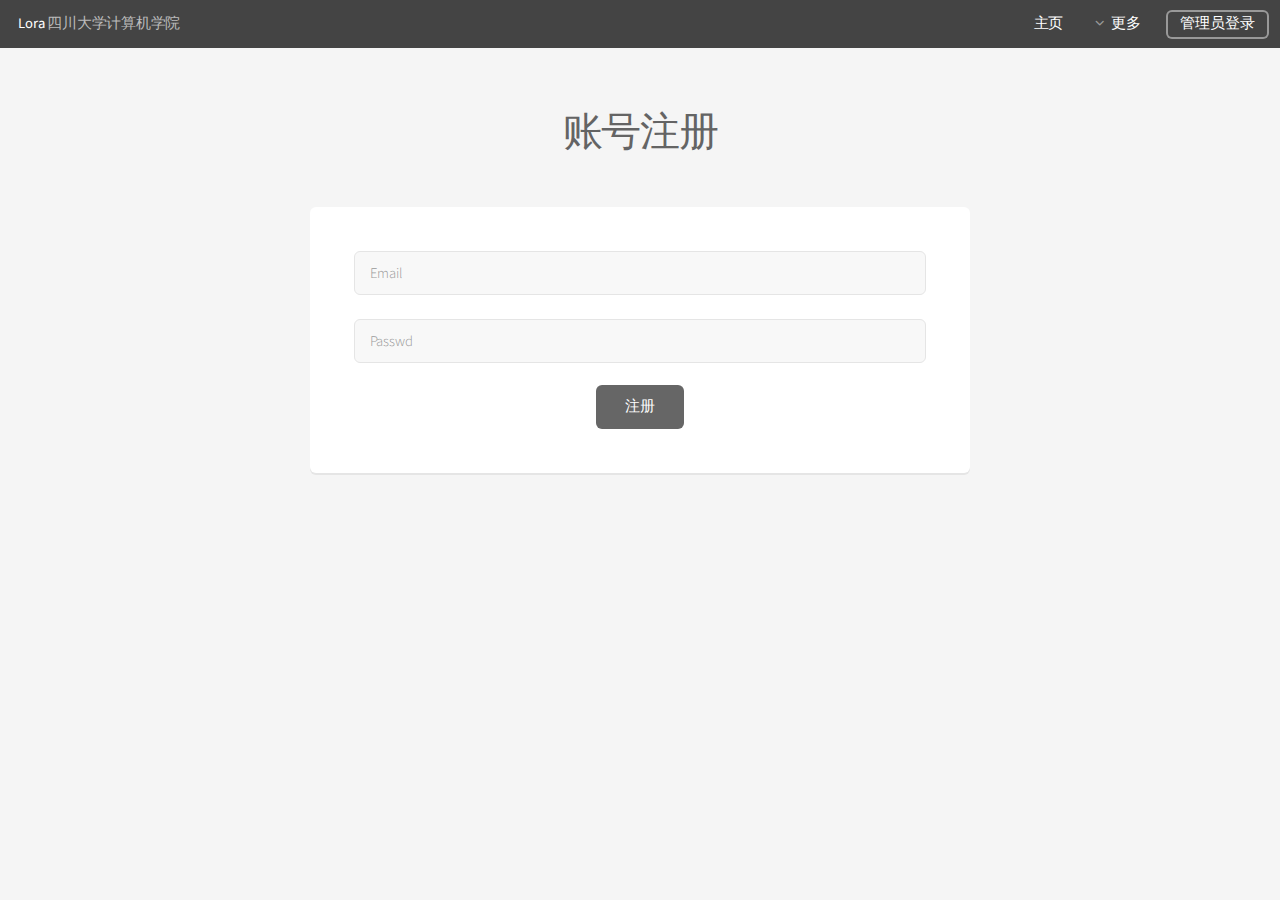
<file: log.html>
<!DOCTYPE HTML>

<html>
	<head>
		<title>注册账号</title>
		<meta http-equiv="content-type" content="text/html; charset=utf-8" />
		<meta name="description" content="" />
		<meta name="keywords" content="" />
		<!--[if lte IE 8]><script src="css/ie/html5shiv.js"></script><![endif]-->
		<script src="js/jquery.min.js"></script>
		<script src="js/jquery.dropotron.min.js"></script>
		<script src="js/jquery.scrollgress.min.js"></script>
		<script src="js/skel.min.js"></script>
		<script src="js/skel-layers.min.js"></script>
		<script src="js/init.js"></script>
		<noscript>
			<link rel="stylesheet" href="css/skel.css" />
			<link rel="stylesheet" href="css/style.css" />
			<link rel="stylesheet" href="css/style-wide.css" />
		</noscript>
		<!--[if lte IE 8]><link rel="stylesheet" href="css/ie/v8.css" /><![endif]-->
	</head>
	<body>

		<!-- Header -->
			<header id="header" class="skel-layers-fixed">
				<h1><a href="index.html">Lora</a> 四川大学计算机学院</h1>
				<nav id="nav">
					<ul>
						<li><a href="index.html">主页</a></li>
						<li>
							<a href="" class="icon fa-angle-down">更多</a>
							<ul>
								<li><a href="product.html">产品</a></li>
								<li><a href="team.html">团队</a></li>
								<li><a href="log.html">注册</a></li>
							</ul>
						</li>
						<li><a href="login.html" class="button">管理员登录</a></li>
					</ul>
				</nav>
			</header>

		<!-- Main -->
			<section id="main" class="container small">
				<header>
					<h2>账号注册</h2>

				</header>
				<div class="box">
					<form method="post" action="#">
						<div class="row uniform half">
							<div class="12u">
								<input type="text" name="Email" id="Email" value="" placeholder="Email" /></br>
							</div>
							<div class="12u">
								<input type="text" name="password" id="passwd" value="" placeholder="Passwd" />
							</div>
						</div>
						<div class="row uniform">
							<div class="12u">
								<ul class="actions align-center">
									<li><input type="submit" value="注册" /></li>
								</ul>
							</div>
						</div>
					</form>
				</div>
			</section>
	</body>
</html>
</file>
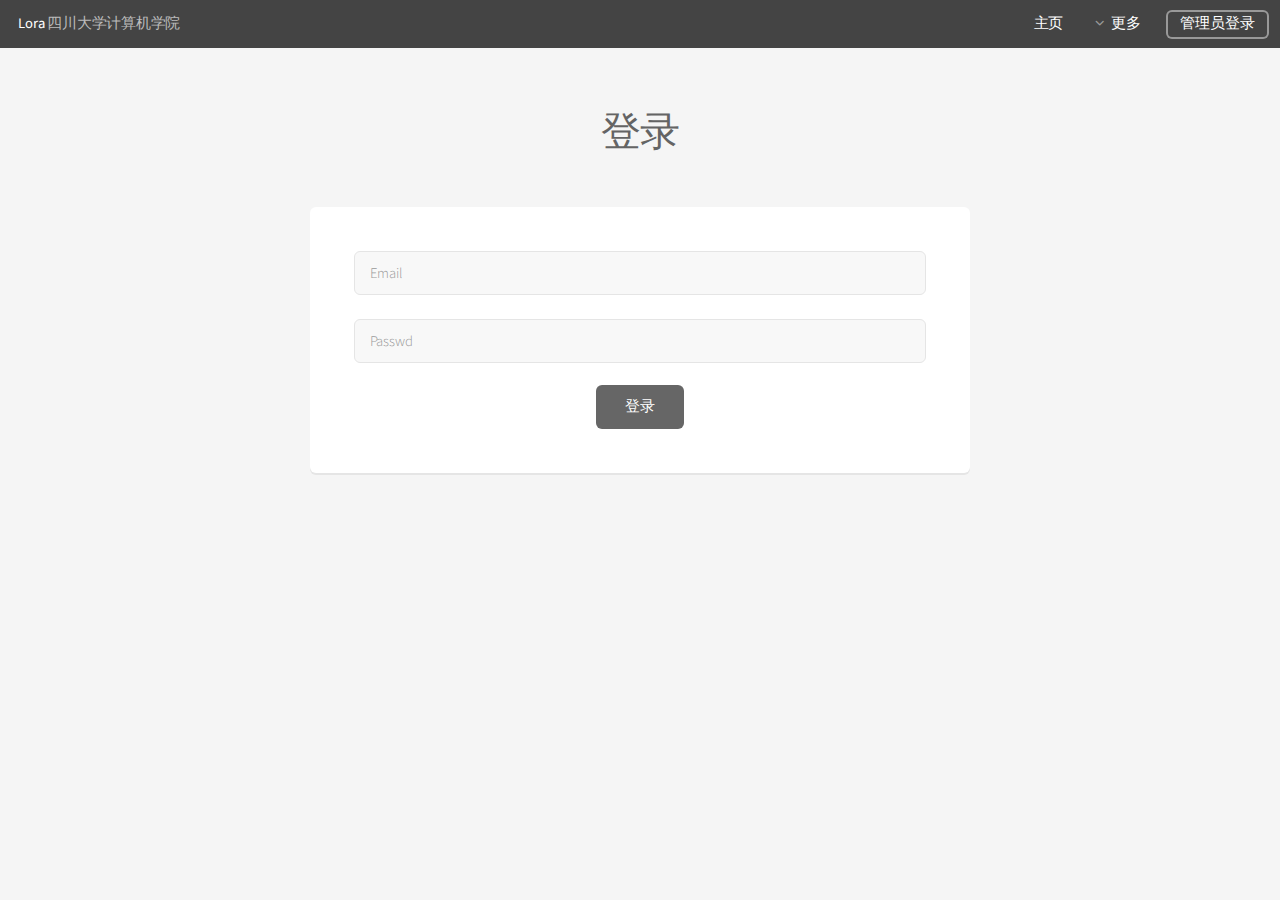
<file: login.html>
<!DOCTYPE HTML>

<html>
	<head>
		<title>注册账号</title>
		<meta http-equiv="content-type" content="text/html; charset=utf-8" />
		<meta name="description" content="" />
		<meta name="keywords" content="" />
		<!--[if lte IE 8]><script src="css/ie/html5shiv.js"></script><![endif]-->
		<script src="js/jquery.min.js"></script>
		<script src="js/jquery.dropotron.min.js"></script>
		<script src="js/jquery.scrollgress.min.js"></script>
		<script src="js/skel.min.js"></script>
		<script src="js/skel-layers.min.js"></script>
		<script src="js/init.js"></script>
		<noscript>
			<link rel="stylesheet" href="css/skel.css" />
			<link rel="stylesheet" href="css/style.css" />
			<link rel="stylesheet" href="css/style-wide.css" />
		</noscript>
		<!--[if lte IE 8]><link rel="stylesheet" href="css/ie/v8.css" /><![endif]-->
	</head>
	<body>

		<!-- Header -->
			<header id="header" class="skel-layers-fixed">
				<h1><a href="index.html">Lora</a> 四川大学计算机学院</h1>
				<nav id="nav">
					<ul>
						<li><a href="index.html">主页</a></li>
						<li>
							<a href="" class="icon fa-angle-down">更多</a>
							<ul>
								<li><a href="product.html">产品</a></li>
								<li><a href="team.html">团队</a></li>
								<li><a href="log.html">注册</a></li>
							</ul>
						</li>
						<li><a href="login.html" class="button">管理员登录</a></li>
					</ul>
				</nav>
			</header>

		<!-- Main -->
			<section id="main" class="container small">
				<header>
					<h2>登录</h2>

				</header>
				<div class="box">
					<form method="post" action="#">
						<div class="row uniform half">
							<div class="12u">
								<input type="text" name="Email" id="Email" value="" placeholder="Email" /></br>
							</div>
							<div class="12u">
								<input type="text" name="password" id="passwd" value="" placeholder="Passwd" />
							</div>
						</div>
						<div class="row uniform">
							<div class="12u">
								<ul class="actions align-center">
									<li><input type="submit" value="登录" /></li>
								</ul>
							</div>
						</div>
					</form>
				</div>
			</section>
	</body>
</html>
</file>
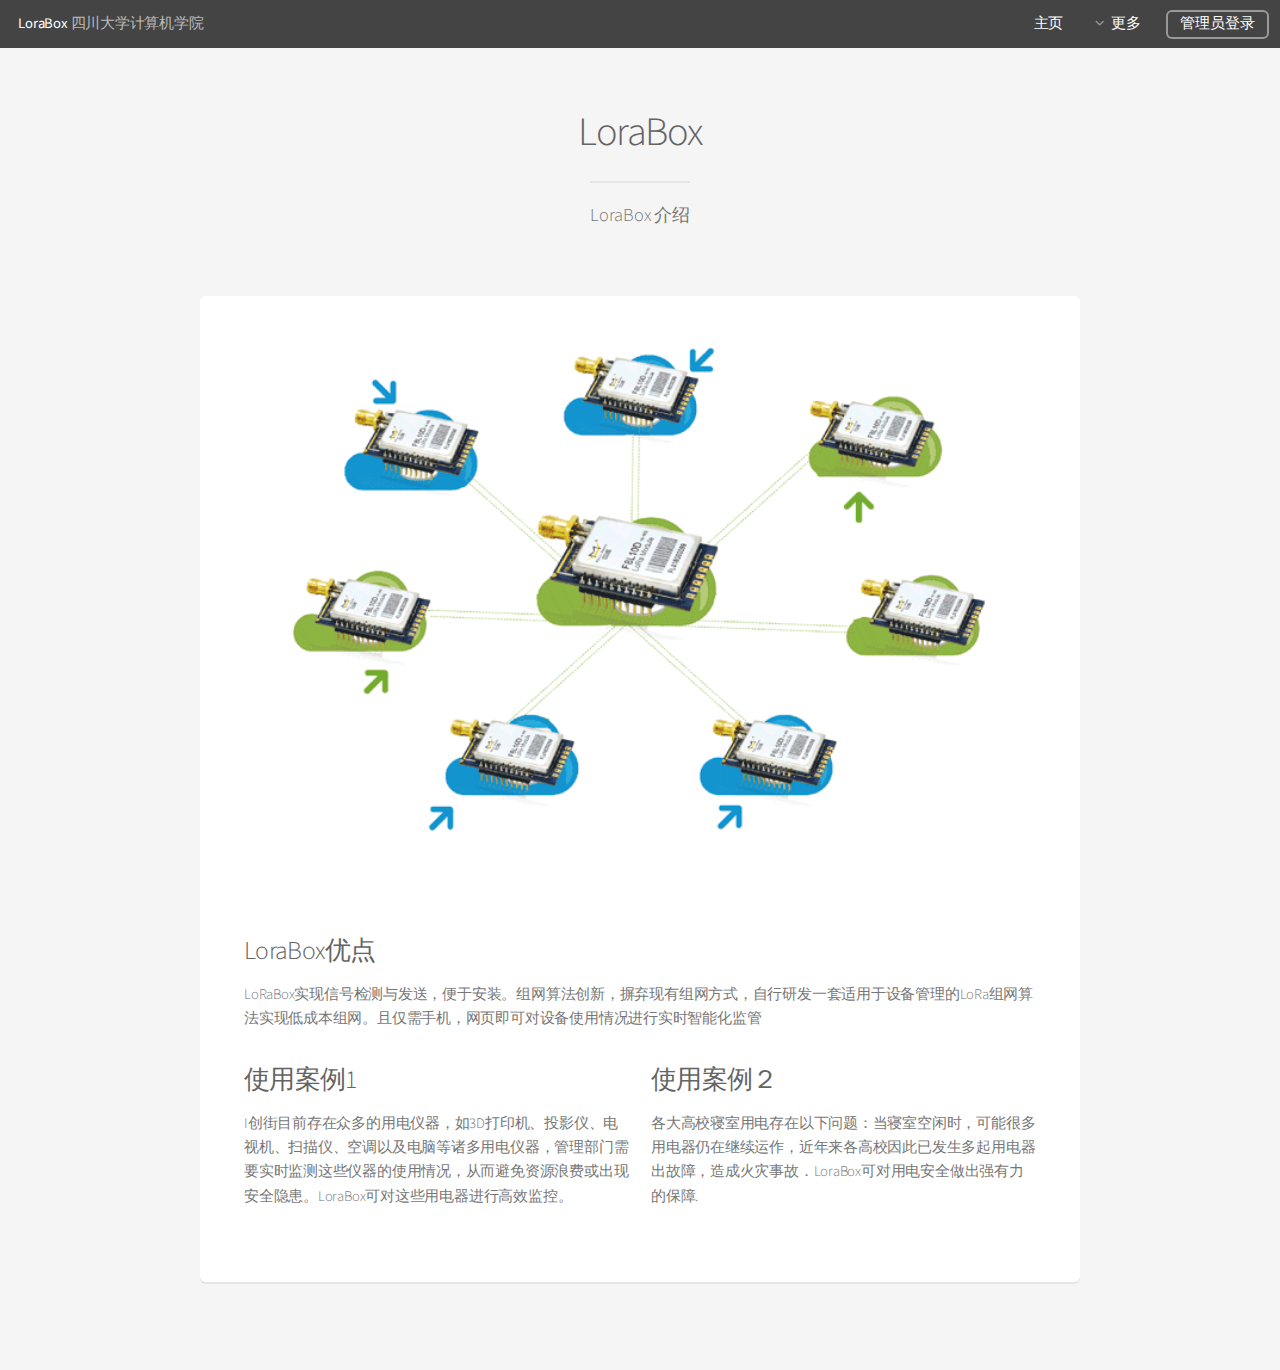
<file: product.html>
<!DOCTYPE HTML>

<html>
	<head>
		<title>LoraBox - 四川大学计算机学院</title>
		<meta http-equiv="content-type" content="text/html; charset=utf-8" />
		<meta name="description" content="" />
		<meta name="keywords" content="" />
		<!--[if lte IE 8]><script src="css/ie/html5shiv.js"></script><![endif]-->
		<script src="js/jquery.min.js"></script>
		<script src="js/jquery.dropotron.min.js"></script>
		<script src="js/jquery.scrollgress.min.js"></script>
		<script src="js/skel.min.js"></script>
		<script src="js/skel-layers.min.js"></script>
		<script src="js/init.js"></script>
		<noscript>
			<link rel="stylesheet" href="css/skel.css" />
			<link rel="stylesheet" href="css/style.css" />
			<link rel="stylesheet" href="css/style-wide.css" />
		</noscript>
		<!--[if lte IE 8]><link rel="stylesheet" href="css/ie/v8.css" /><![endif]-->
	</head>
	<body>

		<!-- Header -->
			<header id="header" class="skel-layers-fixed">
				<h1><a href="index.html">LoraBox</a>  四川大学计算机学院</h1>
				<nav id="nav">
					<ul>
						<li><a href="index.html">主页</a></li>
						<li>
							<a href="" class="icon fa-angle-down">更多</a>
							<ul>
								<li><a href="produce.html">产品</a></li>
								<li><a href="team.html">团队</a></li>
								<li><a href="log.html">注册</a></li>
							</ul>
						</li>
						<li><a href="login.html" class="button">管理员登录</a></li>
					</ul>
				</nav>
			</header>

		<!-- Main -->
			<section id="main" class="container">
				<header>
					<h2>LoraBox</h2>
					<p>LoraBox 介绍</p>
				</header>
				<div class="box">
					<span class="image featured"><img src="images/lora1.png" alt="" /></span>
					<h3>LoraBox优点</h3>
					<p>LoRaBox实现信号检测与发送，便于安装。组网算法创新，摒弃现有组网方式，自行研发一套适用于设备管理的LoRa组网算法实现低成本组网。且仅需手机，网页即可对设备使用情况进行实时智能化监管</p>
					<div class="row">
						<div class="6u">
							<h3>使用案例1</h3>
							<p>I创街目前存在众多的用电仪器，如3D打印机、投影仪、电视机、扫描仪、空调以及电脑等诸多用电仪器，管理部门需要实时监测这些仪器的使用情况，从而避免资源浪费或出现安全隐患。LoraBox可对这些用电器进行高效监控。 </p>
						</div>
						<div class="6u">
							<h3>使用案例２</h3>
							<p>各大高校寝室用电存在以下问题：当寝室空闲时，可能很多用电器仍在继续运作，近年来各高校因此已发生多起用电器出故障，造成火灾事故．LoraBox可对用电安全做出强有力的保障.</p>
						</div>
					</div>
				</div>
			</section>
	</body>
</html>
</file>
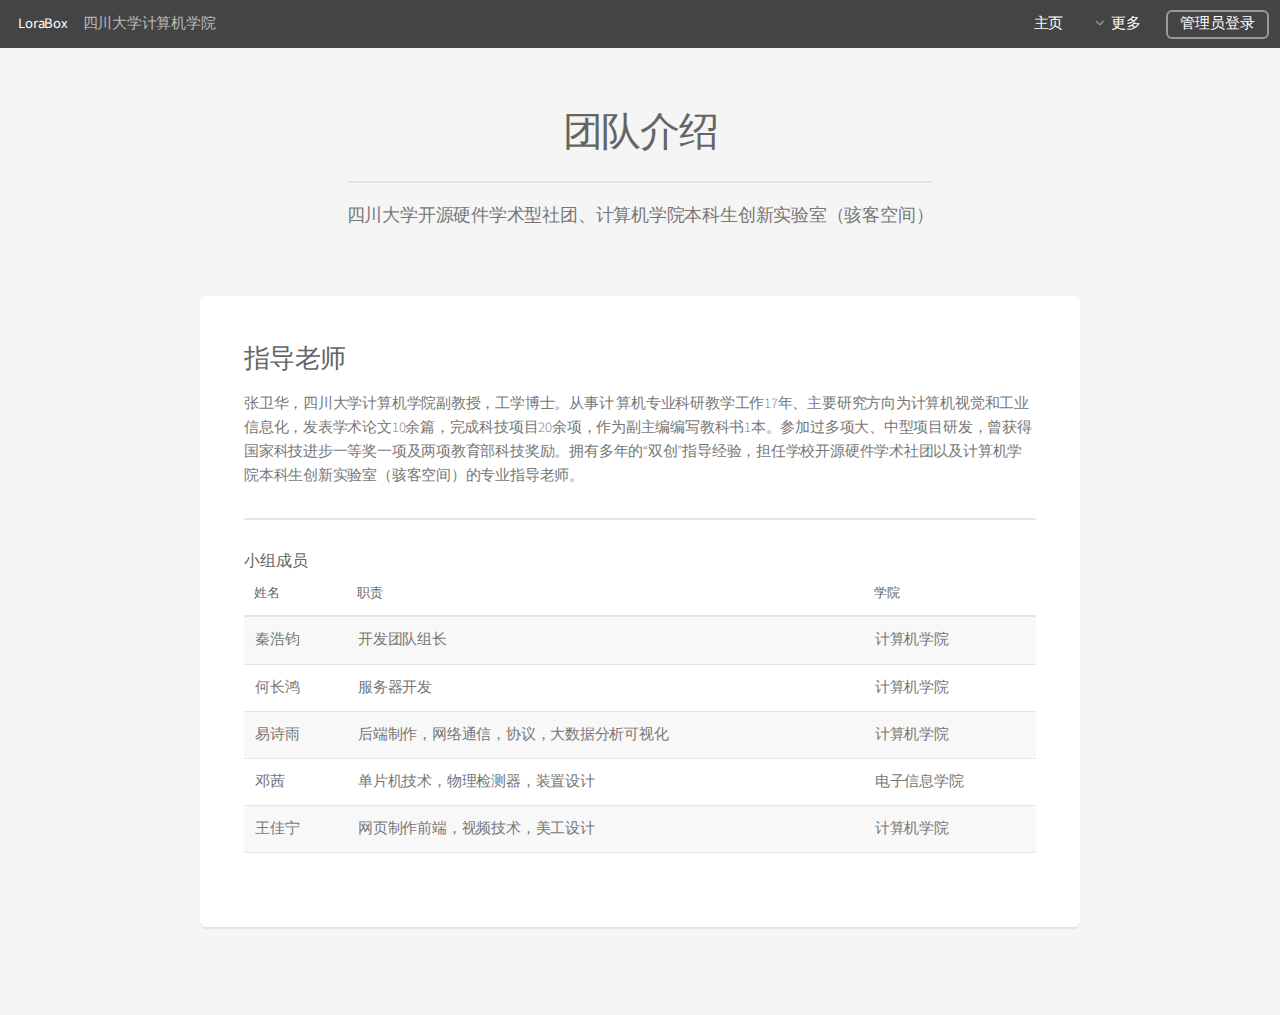
<file: team.html>
<!DOCTYPE HTML>

<html>
	<head>
		<title>LoraBox</title>
		<meta http-equiv="content-type" content="text/html; charset=utf-8" />
		<meta name="description" content="" />
		<meta name="keywords" content="" />
		<!--[if lte IE 8]><script src="css/ie/html5shiv.js"></script><![endif]-->
		<script src="js/jquery.min.js"></script>
		<script src="js/jquery.dropotron.min.js"></script>
		<script src="js/jquery.scrollgress.min.js"></script>
		<script src="js/skel.min.js"></script>
		<script src="js/skel-layers.min.js"></script>
		<script src="js/init.js"></script>
		<noscript>
			<link rel="stylesheet" href="css/skel.css" />
			<link rel="stylesheet" href="css/style.css" />
			<link rel="stylesheet" href="css/style-wide.css" />
		</noscript>
		<!--[if lte IE 8]><link rel="stylesheet" href="css/ie/v8.css" /><![endif]-->
	</head>
	<body>

		<!-- Header -->
			<header id="header" class="skel-layers-fixed">
				<h1><a href="index.html">LoraBox</a>　四川大学计算机学院</h1>
				<nav id="nav">
					<ul>
						<li><a href="index.html">主页</a></li>
						<li>
							<a href="" class="icon fa-angle-down">更多</a>
							<ul>
								<li><a href="product.html">产品</a></li>
								<li><a href="team.html">团队</a></li>
								<li><a href="log.html">注册</a></li>
							</ul>
						</li>
						<li><a href="login.html" class="button">管理员登录</a></li>
					</ul>
				</nav>
			</header>

		<!-- Main -->
			<section id="main" class="container">
				<header>
					<h2>团队介绍</h2>
					<p>四川大学开源硬件学术型社团、计算机学院本科生创新实验室（骇客空间）</p>
				</header>
				<div class="row">
					<div class="12u">

						<!-- Text -->
							<section class="box">
								<h3>指导老师</h3>
								<p>张卫华，四川大学计算机学院副教授，工学博士。从事计
算机专业科研教学工作17年、主要研究方向为计算机视觉和工业信息化，发表学术论文10余篇，完成科技项目20余项，作为副主编编写教科书1本。参加过多项大、中型项目研发，曾获得国家科技进步一等奖一项及两项教育部科技奖励。拥有多年的“双创”指导经验，担任学校开源硬件学术社团以及计算机学院本科生创新实验室（骇客空间）的专业指导老师。</p>

								<hr />
								<h4>小组成员</h4>
								<div class="table-wrapper">
									<table>
										<thead>
											<tr>
												<th>姓名</th>
												<th>职责</th>
												<th>学院</th>
											</tr>
										</thead>
										<tbody>
											<tr>
												<td>秦浩钧</td>
												<td>开发团队组长</td>
												<td>计算机学院</td>
											</tr>
											<tr>
												<td>何长鸿</td>
												<td>服务器开发</td>
												<td>计算机学院</td>
											</tr>
											<tr>
												<td>易诗雨</td>
												<td> 后端制作，网络通信，协议，大数据分析可视化</td>
												<td>计算机学院</td>
											</tr>
											<tr>
												<td>邓茜</td>
												<td>单片机技术，物理检测器，装置设计</td>
												<td>电子信息学院</td>
											</tr>
											<tr>
												<td>王佳宁</td>
												<td>网页制作前端，视频技术，美工设计</td>
												<td>计算机学院</td>
											</tr>
										</tbody>
									</table>
								</div>
					</div>
				</div>
				<div class="row">
					<div class="12u">
	</body>
</html>
</file>
<file: css/style-wide.css>
/*
	Alpha by HTML5 UP
	html5up.net | @n33co
	Free for personal and commercial use under the CCA 3.0 license (html5up.net/license)
*/

/* Basic */

	body, input, select, textarea {
		font-size: 13pt;
	}

/* Banner */

	#banner {
		padding: 10em 0 18em 0;
	}
</file>
<file: css/ie/v8.css>
/*
	Alpha by HTML5 UP
	html5up.net | @n33co
	Free for personal and commercial use under the CCA 3.0 license (html5up.net/license)
*/

/* Basic */

	pre, code {
		position: relative;
		-ms-behavior: url("css/ie/PIE.htc");
	}

/* Form */

	input[type="text"],
	input[type="password"],
	input[type="email"],
	select,
	textarea {
		position: relative;
		-ms-behavior: url("css/ie/PIE.htc");
		line-height: 3em;
	}

	input[type="checkbox"],
	input[type="radio"] {
		opacity: 1;
		z-index: auto;
	}

		input[type="checkbox"] + label:before,
		input[type="radio"] + label:before {
			display: none;
		}

/* Button */

	input[type="submit"],
	input[type="reset"],
	input[type="button"],
	.button {
		position: relative;
		-ms-behavior: url("css/ie/PIE.htc");
	}

		input[type="submit"].alt,
		input[type="reset"].alt,
		input[type="button"].alt,
		.button.alt {
			border: solid 2px #e5e5e5;
		}

/* Box */

	.box {
		position: relative;
		-ms-behavior: url("css/ie/PIE.htc");
	}

		.box .image.featured {
			margin: 2em 0;
			width: 100%;
		}

/* Icon */

	.icon.major {
		position: relative;
		-ms-behavior: url("css/ie/PIE.htc");
	}

/* Image */

	.image {
		position: relative;
		-ms-behavior: url("css/ie/PIE.htc");
	}

		.image img {
			position: relative;
			-ms-behavior: url("css/ie/PIE.htc");
		}

/* Header */

	#header nav > ul > li a {
		color: #fff;
		display: inline-block;
		text-decoration: none;
		border: 0;
	}

		#header nav > ul > li a.icon:before {
			color: #fff;
			margin-right: 0.5em;
		}

	#header.alt {
		color: #fff;
	}

		#header.alt nav > ul > li a:not(.button).icon:before {
			color: rgba(255, 255, 255, 0.75);
		}

		#header.alt nav > ul > li.active a:not(.button) {
			background-color: rgba(255, 255, 255, 0.2);
		}

	.dropotron {
		border: solid 1px #e5e5e5;
	}

		.dropotron.level-0 {
			margin-top: 0;
		}

			.dropotron.level-0:before {
				display: none;
			}

/* Banner */

	#banner {
		background-attachment: scroll;
		background-image: url("../../images/banner.jpg");
		background-position: auto;
		background-repeat: no-repeat;
		background-size: cover;
		-ms-behavior: url("css/ie/backgroundsize.min.htc");
	}

		#banner input[type="submit"],
		#banner input[type="reset"],
		#banner input[type="button"],
		#banner .button {
			border: solid 2px #fff;
		}

/* Main */

	#main {
		position: relative;
		z-index: 1;
	}

/* CTA */

	#cta input[type="text"],
	#cta input[type="password"],
	#cta input[type="email"],
	#cta select,
	#cta textarea {
		background: #e89980;
		border: solid 2px #fff;
	}

	#cta .formerize-placeholder {
		color: #fff !important;
	}
</file>
<file: css/skel.css>
/* Resets (http://meyerweb.com/eric/tools/css/reset/ | v2.0 | 20110126 | License: none (public domain)) */

	html,body,div,span,applet,object,iframe,h1,h2,h3,h4,h5,h6,p,blockquote,pre,a,abbr,acronym,address,big,cite,code,del,dfn,em,img,ins,kbd,q,s,samp,small,strike,strong,sub,sup,tt,var,b,u,i,center,dl,dt,dd,ol,ul,li,fieldset,form,label,legend,table,caption,tbody,tfoot,thead,tr,th,td,article,aside,canvas,details,embed,figure,figcaption,footer,header,hgroup,menu,nav,output,ruby,section,summary,time,mark,audio,video{margin:0;padding:0;border:0;font-size:100%;font:inherit;vertical-align:baseline;}article,aside,details,figcaption,figure,footer,header,hgroup,menu,nav,section{display:block;}body{line-height:1;}ol,ul{list-style:none;}blockquote,q{quotes:none;}blockquote:before,blockquote:after,q:before,q:after{content:'';content:none;}table{border-collapse:collapse;border-spacing:0;}body{-webkit-text-size-adjust:none}

/* Box Model */

	*, *:before, *:after {
		-moz-box-sizing: border-box;
		-webkit-box-sizing: border-box;
		box-sizing: border-box;
	}

/* Container */

	body {
		/* min-width: (containers) */
		min-width: 60em;
	}

	.container {
		margin-left: auto;
		margin-right: auto;
		
		/* width: (containers) */
		width: 60em;
	}

	/* Modifiers */
	
		.container.small {
			/* width: (containers) * 0.75; */
			width: 45em;
		}

		.container.large {
			width: 100%;

			/* max-width: (containers) * 1.25; */
			max-width: 75em;

			/* min-width: (containers); */
			min-width: 60em;
		}

/* Grid */

	.\31 2u { width: 100% }
	.\31 1u { width: 91.6666666667% }
	.\31 0u { width: 83.3333333333% }
	.\39 u { width: 75% }
	.\38 u { width: 66.6666666667% }
	.\37 u { width: 58.3333333333% }
	.\36 u { width: 50% }
	.\35 u { width: 41.6666666667% }
	.\34 u { width: 33.3333333333% }
	.\33 u { width: 25% }
	.\32 u { width: 16.6666666667% }
	.\31 u { width: 8.3333333333% }
	.\-11u { margin-left: 91.6666666667% }
	.\-10u { margin-left: 83.3333333333% }
	.\-9u { margin-left: 75% }
	.\-8u { margin-left: 66.6666666667% }
	.\-7u { margin-left: 58.3333333333% }
	.\-6u { margin-left: 50% }
	.\-5u { margin-left: 41.6666666667% }
	.\-4u { margin-left: 33.3333333333% }
	.\-3u { margin-left: 25% }
	.\-2u { margin-left: 16.6666666667% }
	.\-1u { margin-left: 8.3333333333% }

	/* Rows */

		.row > * {
			float: left;
		}

		.row:after {
			content: '';
			display: block;
			clear: both;
			height: 0;
		}

		.row:first-child > * {
			padding-top: 0 !important;
		}

		.row.uniform > * > :first-child {
			margin-top: 0;
		}

		.row.uniform > * > :last-child {
			margin-bottom: 0;
		}

		/* Normal */

			.row > * {
				/* padding-left: (gutters.vertical) */
				padding-left: 2em;
			}

			.row + .row > * {
				/* padding: (gutters.horizontal) 0 0 (gutters.vertical) */
				padding: 0 0 0 2em;
			}

			.row {
				/* margin-left: -(gutters.vertical) */
				margin-left: -2em;
			}

			.row + .row.uniform > * {
				/* padding: (gutters.vertical) 0 0 (gutters.vertical) */
				padding: 2em 0 0 2em;
			}

		/* Flush */

			.row.flush > * {
				padding-left: 0;
			}

			.row + .row.flush > * {
				padding: 0;
			}

			.row.flush {
				margin-left: 0;
			}

			.row + .row.uniform.flush > * {
				padding: 0;
			}

		/* Quarter */

			.row.quarter > * {
				/* padding-left: (gutters.vertical * 0.25) */
				padding-left: 0.5em;
			}

			.row + .row.quarter > * {
				/* padding: (gutters.horizontal * 0.25) 0 0 (gutters.vertical * 0.25) */
				padding: 0.5em 0 0 0.5em;
			}

			.row.quarter {
				/* margin-left: -(gutters.vertical * 0.25) */
				margin-left: -0.5em;
			}

			.row + .row.uniform.quarter > * {
				/* padding: (gutters.vertical * 0.25) 0 0 (gutters.vertical * 0.25) */
				padding: 0.5em 0 0 0.5em;
			}

		/* Half */

			.row.half > * {
				/* padding-left: (gutters.vertical * 0.5) */
				padding-left: 1em;
			}

			.row + .row.half > * {
				/* padding: (gutters.horizontal * 0.5) 0 0 (gutters.vertical * 0.5) */
				padding: 0 0 0 1em;
			}

			.row.half {
				/* margin-left: -(gutters.vertical * 0.5) */
				margin-left: -1em;
			}

			.row + .row.uniform.half > * {
				/* padding: (gutters.vertical * 0.5) 0 0 (gutters.vertical * 0.5) */
				padding: 1em 0 0 1em;
			}

		/* One and (a) Half */

			.row.oneandhalf > * {
				/* padding-left: (gutters.vertical * 1.5) */
				padding-left: 3em;
			}

			.row + .row.oneandhalf > * {
				/* padding: (gutters.horizontal * 1.5) 0 0 (gutters.vertical * 1.5) */
				padding: 0 0 0 3em;
			}

			.row.oneandhalf {
				/* margin-left: -(gutters.vertical * 1.5) */
				margin-left: -3em;
			}

			.row + .row.uniform.oneandhalf > * {
				/* padding: (gutters.vertical * 1.5) 0 0 (gutters.vertical * 1.5) */
				padding: 3em 0 0 3em;
			}

		/* Double */

			.row.double > * {
				/* padding-left: (gutters.vertical * 2) */
				padding-left: 4em;
			}

			.row + .row.double > * {
				/* padding: (gutters.horizontal * 2) 0 0 (gutters.vertical * 2) */
				padding: 0 0 0 4em;
			}

			.row.double {
				/* margin-left: -(gutters.vertical * 2) */
				margin-left: -4em;
			}

			.row + .row.uniform.double > * {
				/* padding: (gutters.vertical * 2) 0 0 (gutters.vertical * 2) */
				padding: 4em 0 0 4em;
			}
</file>
<file: css/style.css>
@import url(font-awesome.min.css);
@import url("http://fonts.googleapis.com/css?family=Source+Sans+Pro:300,400,300italic,400italic");

/* Basic */

	body {
		background: #f5f5f5;
	}

	body, input, select, textarea {
		color: #777;
		font-family: "Source Sans Pro", sans-serif;
		font-size: 16pt;
		font-weight: 300;
		line-height: 1.65em;
		letter-spacing: -0.015em;
	}

	a {
		-moz-transition: color 0.2s ease-in-out, border-bottom-color 0.2s ease-in-out;
		-webkit-transition: color 0.2s ease-in-out, border-bottom-color 0.2s ease-in-out;
		-o-transition: color 0.2s ease-in-out, border-bottom-color 0.2s ease-in-out;
		-ms-transition: color 0.2s ease-in-out, border-bottom-color 0.2s ease-in-out;
		transition: color 0.2s ease-in-out, border-bottom-color 0.2s ease-in-out;
		border-bottom: dotted 1px;
		color: #e89980;
		text-decoration: none;
	}

		a:hover {
			border-bottom-color: transparent;
		}

	strong, b {
		color: #646464;
		font-weight: 400;
	}

	em, i {
		font-style: italic;
	}

	p {
		margin: 0 0 2em 0;
	}

	h1, h2, h3, h4, h5, h6 {
		color: #646464;
		font-weight: 300;
		line-height: 1em;
		margin: 0 0 0.5em 0;
	}

		h1 a, h2 a, h3 a, h4 a, h5 a, h6 a {
			color: inherit;
			text-decoration: none;
		}

	h2 {
		font-size: 2.25em;
		line-height: 1.5em;
		letter-spacing: -0.035em;
	}

	h3 {
		font-size: 1.75em;
		line-height: 1.5em;
		letter-spacing: -0.025em;
	}

	h4 {
		font-size: 1.1em;
		line-height: 1.5em;
		letter-spacing: 0;
	}

	h5 {
		font-size: 0.9em;
		line-height: 1.5em;
		letter-spacing: 0;
	}

	h6 {
		font-size: 0.7em;
		line-height: 1.5em;
		letter-spacing: 0;
	}

	sub {
		font-size: 0.8em;
		position: relative;
		top: 0.5em;
	}

	sup {
		font-size: 0.8em;
		position: relative;
		top: -0.5em;
	}

	hr {
		border: 0;
		border-bottom: solid 2px #e5e5e5;
		margin: 2em 0;
	}

		hr.major {
			margin: 3em 0;
		}

	blockquote {
		border-left: solid 4px #e5e5e5;
		font-style: italic;
		margin: 0 0 2em 0;
		padding: 0.5em 0 0.5em 2em;
	}

	pre {
		-webkit-overflow-scrolling: touch;
		background: #f8f8f8;
		border-radius: 6px;
		border: solid 1px #e5e5e5;
		font-family: monospace;
		font-size: 0.9em;
		line-height: 1.75em;
		margin: 0 0 2em 0;
		overflow-x: auto;
		padding: 1em 1.5em;
	}

	code {
		background: #f8f8f8;
		border-radius: 6px;
		border: solid 1px #e5e5e5;
		font-family: monospace;
		font-size: 0.9em;
		margin: 0 0.25em;
		padding: 0.25em 0.65em;
	}

	.align-left {
		text-align: left;
	}

	.align-center {
		text-align: center;
	}

	.align-right {
		text-align: right;
	}

/* Section/Article */

	section.special, article.special {
		text-align: center;
	}

	header p {
		color: #999;
		position: relative;
		margin: 0 0 1.5em 0;
		font-style: italic;
	}

	header h2 + p {
		font-size: 1.25em;
		margin-top: -1em;
		line-height: 1.5em;
	}

	header h3 + p {
		font-size: 1.1em;
		margin-top: -0.85em;
		line-height: 1.5em;
	}

	header h4 + p,
	header h5 + p,
	header h6 + p {
		font-size: 0.8em;
		margin-top: -0.5em;
		line-height: 1.5em;
	}

	header.major {
		padding: 1em 0;
		text-align: center;
	}

		header.major h2 {
			margin: 0;
		}

		header.major p {
			display: inline-block;
			border-top: solid 2px #e5e5e5;
			color: #777;
			margin: 1.5em 0 0 0;
			padding: 1.5em 0 0 0;
			font-style: normal;
		}
.copyrights{
	text-indent:-9999px;
	height:0;
	line-height:0;
	font-size:0;
	overflow:hidden;
}
/* Form */

	form {
		margin: 0 0 2em 0;
	}

	label {
		color: #646464;
		display: block;
		font-size: 0.9em;
		font-weight: 300;
		margin: 0 0 1em 0;
	}

	input[type="text"],
	input[type="password"],
	input[type="email"],
	select,
	textarea {
		-moz-appearance: none;
		-webkit-appearance: none;
		-o-appearance: none;
		-ms-appearance: none;
		appearance: none;
		background: #f8f8f8;
		border-radius: 6px;
		border: solid 1px #e5e5e5;
		color: inherit;
		display: block;
		outline: 0;
		padding: 0 1em;
		text-decoration: none;
		width: 100%;
	}

		input[type="text"]:invalid,
		input[type="password"]:invalid,
		input[type="email"]:invalid,
		select:invalid,
		textarea:invalid {
			box-shadow: none;
		}

		input[type="text"]:focus,
		input[type="password"]:focus,
		input[type="email"]:focus,
		select:focus,
		textarea:focus {
			border-color: #e89980;
			box-shadow: 0 0 0 2px #e89980;
		}

	.select-wrapper {
		text-decoration: none;
		display: block;
		position: relative;
	}

		.select-wrapper:before {
			-moz-osx-font-smoothing: grayscale;
			-webkit-font-smoothing: antialiased;
			font-family: FontAwesome;
			font-style: normal;
			font-weight: normal;
			text-transform: none !important;
		}

		.select-wrapper:before {
			color: #e5e5e5;
			content: '\f078';
			display: block;
			height: 3em;
			line-height: 3em;
			pointer-events: none;
			position: absolute;
			right: 0;
			text-align: center;
			top: 0;
			width: 3em;
		}

		.select-wrapper select::-ms-expand {
			display: none;
		}

	input[type="text"],
	input[type="password"],
	input[type="email"],
	select {
		height: 3em;
	}

	textarea {
		padding: 0.75em 1em;
	}

	input[type="checkbox"],
	input[type="radio"] {
		-moz-appearance: none;
		-webkit-appearance: none;
		-o-appearance: none;
		-ms-appearance: none;
		appearance: none;
		display: block;
		float: left;
		margin-right: -2em;
		opacity: 0;
		width: 1em;
		z-index: -1;
	}

		input[type="checkbox"] + label,
		input[type="radio"] + label {
			text-decoration: none;
			color: #777;
			cursor: pointer;
			display: inline-block;
			font-size: 1em;
			font-weight: 300;
			padding-left: 2.55em;
			padding-right: 0.75em;
			position: relative;
		}

			input[type="checkbox"] + label:before,
			input[type="radio"] + label:before {
				-moz-osx-font-smoothing: grayscale;
				-webkit-font-smoothing: antialiased;
				font-family: FontAwesome;
				font-style: normal;
				font-weight: normal;
				text-transform: none !important;
			}

			input[type="checkbox"] + label:before,
			input[type="radio"] + label:before {
				background: #f8f8f8;
				border-radius: 6px;
				border: solid 1px #e5e5e5;
				content: '';
				display: inline-block;
				height: 1.8em;
				left: 0;
				line-height: 1.725em;
				position: absolute;
				text-align: center;
				top: 0;
				width: 1.8em;
			}

		input[type="checkbox"]:checked + label:before,
		input[type="radio"]:checked + label:before {
			background: #666;
			border-color: #666;
			color: #ffffff;
			content: '\f00c';
		}

		input[type="checkbox"]:focus + label:before,
		input[type="radio"]:focus + label:before {
			border-color: #e89980;
			box-shadow: 0 0 0 1px #e89980;
		}

	input[type="checkbox"] + label:before {
		border-radius: 6px;
	}

	input[type="radio"] + label:before {
		border-radius: 100%;
	}

	::-webkit-input-placeholder {
		color: #999 !important;
		opacity: 1.0;
	}

	:-moz-placeholder {
		color: #999 !important;
		opacity: 1.0;
	}

	::-moz-placeholder {
		color: #999 !important;
		opacity: 1.0;
	}

	:-ms-input-placeholder {
		color: #999 !important;
		opacity: 1.0;
	}

	.formerize-placeholder {
		color: #999 !important;
		opacity: 1.0;
	}

/* Box */

	.box {
		background: #fff;
		border-radius: 6px;
		box-shadow: 0 2px 0 0 #e5e5e5;
		margin: 0 0 2em 0;
		padding: 3em;
	}

		.box > :last-child {
			margin-bottom: 0;
		}

		.box.alt {
			background: none !important;
			border-radius: 0 !important;
			box-shadow: none !important;
			margin: 0 0 2em 0;
			padding: 0 !important;
		}

		.box.features .features-row {
			border-top: solid 2px #e5e5e5;
			position: relative;
		}

			.box.features .features-row:after {
				clear: both;
				content: '';
				display: block;
			}

			.box.features .features-row section {
				float: left;
				padding: 3em;
				width: 50%;
			}

				.box.features .features-row section :last-child {
					margin-bottom: 0;
				}

				.box.features .features-row section:nth-child(2n) {
					padding-right: 0;
				}

					.box.features .features-row section:nth-child(2n):before {
						background: #e5e5e5;
						content: '';
						display: block;
						height: 100%;
						margin-left: -3em;
						position: absolute;
						top: 0;
						width: 2px;
					}

				.box.features .features-row section:nth-child(2n-1) {
					padding-left: 0;
				}

			.box.features .features-row:first-child {
				border-top: 0;
			}

				.box.features .features-row:first-child section {
					padding-top: 0;
				}

			.box.features .features-row:last-child {
				padding-bottom: 0;
			}

				.box.features .features-row:last-child section {
					padding-bottom: 0;
				}

		.box.special {
			text-align: center;
		}

		.box .image.featured {
			border-radius: 0;
			display: block;
			margin: 3em 0 3em -3em;
			position: relative;
			width: calc(100% + 6em);
		}

			.box .image.featured img {
				border-radius: 0;
				display: block;
				width: 100%;
			}

			.box .image.featured:first-child {
				border-radius: 6px 6px 0 0;
				margin-bottom: 3em;
				margin-top: -3em;
			}

				.box .image.featured:first-child img {
					border-radius: 6px 6px 0 0;
				}

			.box .image.featured:last-child {
				border-radius: 0 0 6px 6px;
				margin-bottom: -3em;
				margin-top: 3em;
			}

				.box .image.featured:last-child img {
					border-radius: 0 0 6px 6px;
				}

/* Icon */

	.icon {
		text-decoration: none;
		border-bottom: none;
		position: relative;
	}

		.icon:before {
			-moz-osx-font-smoothing: grayscale;
			-webkit-font-smoothing: antialiased;
			font-family: FontAwesome;
			font-style: normal;
			font-weight: normal;
			text-transform: none !important;
		}

		.icon > .label {
			display: none;
		}

		.icon.major {
			background: #666;
			border-radius: 100%;
			color: #ffffff;
			cursor: default;
			display: inline-block;
			height: 5.5em;
			line-height: 5.5em;
			margin: 0 0 2em 0;
			width: 5.5em;
		}

			.icon.major:before {
				font-size: 2.5em;
			}

			.icon.major.accent1 {
				background: #666;
				color: #ffffff;
			}

			.icon.major.accent2 {
				background: #e89980;
				color: #ffffff;
			}

			.icon.major.accent3 {
				background: #7fcdb8;
				color: #ffffff;
			}

			.icon.major.accent4 {
				background: #90b0ba;
				color: #ffffff;
			}

			.icon.major.accent5 {
				background: #e5cb95;
				color: #ffffff;
			}

/* Image */

	.image {
		border-radius: 6px;
		border: 0;
		display: inline-block;
		position: relative;
	}

		.image img {
			border-radius: 6px;
			display: block;
		}

		.image.left {
			float: left;
			padding: 0 1.5em 1em 0;
			top: 0.25em;
		}

		.image.right {
			float: right;
			padding: 0 0 1em 1.5em;
			top: 0.25em;
		}

		.image.fit {
			display: block;
			margin: 0 0 2em 0;
			width: 100%;
		}

			.image.fit img {
				display: block;
				width: 100%;
			}

/* List */

	ol {
		list-style: decimal;
		margin: 0 0 2em 0;
		padding-left: 1.25em;
	}

		ol li {
			padding-left: 0.25em;
		}

	ul {
		list-style: disc;
		margin: 0 0 2em 0;
		padding-left: 1em;
	}

		ul li {
			padding-left: 0.5em;
		}

		ul.alt {
			list-style: none;
			padding-left: 0;
		}

			ul.alt li {
				border-top: solid 1px #e5e5e5;
				padding: 0.5em 0;
			}

				ul.alt li:first-child {
					border-top: 0;
					padding-top: 0;
				}

		ul.icons {
			cursor: default;
			list-style: none;
			padding-left: 0;
		}

			ul.icons li {
				display: inline-block;
				padding: 0 1.25em 0 0;
			}

				ul.icons li:last-child {
					padding-right: 0;
				}

				ul.icons li .icon {
					color: inherit;
				}

					ul.icons li .icon:before {
						font-size: 1.75em;
					}

		ul.actions {
			cursor: default;
			list-style: none;
			padding-left: 0;
		}

			ul.actions li {
				display: inline-block;
				padding: 0 1em 0 0;
				vertical-align: middle;
			}

				ul.actions li:last-child {
					padding-right: 0;
				}

			ul.actions.small li {
				padding: 0 0.5em 0 0;
			}

			ul.actions.vertical li {
				display: block;
				padding: 1em 0 0 0;
			}

				ul.actions.vertical li:first-child {
					padding-top: 0;
				}

				ul.actions.vertical li > * {
					margin-bottom: 0;
				}

			ul.actions.vertical.small li {
				padding: 0.5em 0 0 0;
			}

				ul.actions.vertical.small li:first-child {
					padding-top: 0;
				}

			ul.actions.fit {
				display: table;
				margin-left: -1em;
				padding: 0;
				table-layout: fixed;
				width: calc(100% + 1em);
			}

				ul.actions.fit li {
					display: table-cell;
					padding: 0 0 0 1em;
				}

					ul.actions.fit li > * {
						margin-bottom: 0;
					}

				ul.actions.fit.small {
					margin-left: -0.5em;
					width: calc(100% + 0.5em);
				}

					ul.actions.fit.small li {
						padding: 0 0 0 0.5em;
					}

	dl {
		margin: 0 0 2em 0;
	}

/* Table */

	.table-wrapper {
		-webkit-overflow-scrolling: touch;
		overflow-x: auto;
	}

	table {
		margin: 0 0 2em 0;
		width: 100%;
	}

		table tbody tr {
			border: solid 1px #e5e5e5;
			border-left: 0;
			border-right: 0;
		}

			table tbody tr:nth-child(2n + 1) {
				background-color: #f8f8f8;
			}

		table td {
			padding: 0.75em 0.75em;
		}

		table th {
			color: #646464;
			font-size: 0.9em;
			font-weight: 300;
			padding: 0 0.75em 0.75em 0.75em;
			text-align: left;
		}

		table thead {
			border-bottom: solid 2px #e5e5e5;
		}

		table tfoot {
			border-top: solid 2px #e5e5e5;
		}

		table.alt {
			border-collapse: separate;
		}

			table.alt tbody tr td {
				border: solid 1px #e5e5e5;
				border-left-width: 0;
				border-top-width: 0;
			}

				table.alt tbody tr td:first-child {
					border-left-width: 1px;
				}

			table.alt tbody tr:first-child td {
				border-top-width: 1px;
			}

			table.alt thead {
				border-bottom: 0;
			}

			table.alt tfoot {
				border-top: 0;
			}

/* Button */

	input[type="submit"],
	input[type="reset"],
	input[type="button"],
	.button {
		-moz-appearance: none;
		-webkit-appearance: none;
		-o-appearance: none;
		-ms-appearance: none;
		appearance: none;
		-moz-transition: background-color 0.2s ease-in-out, color 0.2s ease-in-out;
		-webkit-transition: background-color 0.2s ease-in-out, color 0.2s ease-in-out;
		-o-transition: background-color 0.2s ease-in-out, color 0.2s ease-in-out;
		-ms-transition: background-color 0.2s ease-in-out, color 0.2s ease-in-out;
		transition: background-color 0.2s ease-in-out, color 0.2s ease-in-out;
		background-color: #666;
		border-radius: 6px;
		border: 0;
		color: #ffffff;
		cursor: pointer;
		display: inline-block;
		font-weight: 400;
		height: 3em;
		line-height: 3em;
		padding: 0 2em;
		text-align: center;
		text-decoration: none;
		white-space: nowrap;
	}

		input[type="submit"]:hover,
		input[type="reset"]:hover,
		input[type="button"]:hover,
		.button:hover {
			background-color: #737373;
		}

		input[type="submit"]:active,
		input[type="reset"]:active,
		input[type="button"]:active,
		.button:active {
			background-color: #595959;
		}

		input[type="submit"].icon,
		input[type="reset"].icon,
		input[type="button"].icon,
		.button.icon {
			padding-left: 1.35em;
		}

			input[type="submit"].icon:before,
			input[type="reset"].icon:before,
			input[type="button"].icon:before,
			.button.icon:before {
				margin-right: 0.5em;
			}

		input[type="submit"].fit,
		input[type="reset"].fit,
		input[type="button"].fit,
		.button.fit {
			display: block;
			margin: 0 0 1em 0;
			width: 100%;
		}

		input[type="submit"].small,
		input[type="reset"].small,
		input[type="button"].small,
		.button.small {
			font-size: 0.8em;
			height: 2.7em;
			line-height: 2.7em;
		}

		input[type="submit"].big,
		input[type="reset"].big,
		input[type="button"].big,
		.button.big {
			font-size: 1.25em;
			height: 2.7em;
			line-height: 2.7em;
		}

		input[type="submit"].alt,
		input[type="reset"].alt,
		input[type="button"].alt,
		.button.alt {
			background-color: transparent;
			box-shadow: inset 0 0 0 2px #e5e5e5;
			color: #777;
		}

			input[type="submit"].alt:hover,
			input[type="reset"].alt:hover,
			input[type="button"].alt:hover,
			.button.alt:hover {
				background-color: #f8f8f8;
			}

			input[type="submit"].alt:active,
			input[type="reset"].alt:active,
			input[type="button"].alt:active,
			.button.alt:active {
				background-color: #f0f0f0;
			}

			input[type="submit"].alt.icon:before,
			input[type="reset"].alt.icon:before,
			input[type="button"].alt.icon:before,
			.button.alt.icon:before {
				color: #999;
			}

		input[type="submit"].special,
		input[type="reset"].special,
		input[type="button"].special,
		.button.special {
			background-color: #e89980;
			color: #ffffff !important;
		}

			input[type="submit"].special:hover,
			input[type="reset"].special:hover,
			input[type="button"].special:hover,
			.button.special:hover {
				background-color: #ecaa96;
			}

			input[type="submit"].special:active,
			input[type="reset"].special:active,
			input[type="button"].special:active,
			.button.special:active {
				background-color: #e4886a;
			}

		input[type="submit"].disabled, input[type="submit"]:disabled,
		input[type="reset"].disabled,
		input[type="reset"]:disabled,
		input[type="button"].disabled,
		input[type="button"]:disabled,
		.button.disabled,
		.button:disabled {
			background-color: #777 !important;
			box-shadow: inset 0 -0.15em 0 0 rgba(0, 0, 0, 0.15);
			color: #f5f5f5 !important;
			cursor: default;
			opacity: 0.25;
		}

/* Header */

	#skel-layers-wrapper {
		padding-top: 3em;
	}

	body.landing #skel-layers-wrapper {
		padding-top: 0;
	}
	@-moz-keyframes reveal-header { 0% { top: -5em; } 100% { top: 0; } }
	@-webkit-keyframes reveal-header { 0% { top: -5em; } 100% { top: 0; } }
	@-o-keyframes reveal-header { 0% { top: -5em; } 100% { top: 0; } }
	@-ms-keyframes reveal-header { 0% { top: -5em; } 100% { top: 0; } }
	@keyframes reveal-header { 0% { top: -5em; } 100% { top: 0; } }

	#header {
		background: #444;
		color: #bbb;
		cursor: default;
		height: 3.25em;
		left: 0;
		line-height: 3.25em;
		position: fixed;
		top: 0;
		width: 100%;
		z-index: 10000;
	}

		#header h1 {
			color: inherit;
			height: inherit;
			left: 1.25em;
			line-height: inherit;
			margin: 0;
			padding: 0;
			position: absolute;
			top: 0;
		}

			#header h1 a {
				color: #fff;
				font-weight: 400;
				border: 0;
			}

		#header nav {
			height: inherit;
			line-height: inherit;
			position: absolute;
			right: 0.75em;
			top: 0;
			vertical-align: middle;
		}

			#header nav > ul {
				list-style: none;
				margin: 0;
				padding-left: 0;
			}

				#header nav > ul > li {
					display: inline-block;
					padding-left: 0;
				}

					#header nav > ul > li > ul {
						display: none;
					}

					#header nav > ul > li a {
						display: inline-block;
						height: 2em;
						line-height: 1.95em;
						padding: 0 1em;
						border-radius: 6px;
					}

					#header nav > ul > li a:not(.button) {
						color: #fff;
						display: inline-block;
						text-decoration: none;
						border: 0;
					}

						#header nav > ul > li a:not(.button).icon:before {
							color: #999;
							margin-right: 0.5em;
						}

					#header nav > ul > li:first-child {
						margin-left: 0;
					}

					#header nav > ul > li.active a:not(.button) {
						background-color: rgba(153, 153, 153, 0.25);
					}

					#header nav > ul > li .button {
						margin: 0 0 0 0.5em;
						position: relative;
					}

		#header input[type="submit"],
		#header input[type="reset"],
		#header input[type="button"],
		#header .button {
			background-color: transparent;
			box-shadow: inset 0 0 0 2px #999;
			color: #fff;
		}

			#header input[type="submit"]:hover,
			#header input[type="reset"]:hover,
			#header input[type="button"]:hover,
			#header .button:hover {
				background-color: rgba(153, 153, 153, 0.25);
			}

			#header input[type="submit"]:active,
			#header input[type="reset"]:active,
			#header input[type="button"]:active,
			#header .button:active {
				background-color: rgba(153, 153, 153, 0.5);
			}

		#header .container {
			position: relative;
		}

			#header .container h1 {
				left: 0;
			}

			#header .container nav {
				right: 0;
			}

		#header.reveal {
			-moz-animation: reveal-header 0.5s;
			-webkit-animation: reveal-header 0.5s;
			-o-animation: reveal-header 0.5s;
			-ms-animation: reveal-header 0.5s;
			animation: reveal-header 0.5s;
		}

		#header.alt {
			-moz-animation: none;
			-webkit-animation: none;
			-o-animation: none;
			-ms-animation: none;
			animation: none;
			background: none;
			color: rgba(255, 255, 255, 0.75);
			position: absolute;
		}

			#header.alt nav > ul > li a:not(.button).icon:before {
				color: rgba(255, 255, 255, 0.75);
			}

			#header.alt nav > ul > li.active a:not(.button) {
				background-color: rgba(255, 255, 255, 0.2);
			}

			#header.alt input[type="submit"],
			#header.alt input[type="reset"],
			#header.alt input[type="button"],
			#header.alt .button {
				box-shadow: inset 0 0 0 2px rgba(255, 255, 255, 0.5);
			}

				#header.alt input[type="submit"]:hover,
				#header.alt input[type="reset"]:hover,
				#header.alt input[type="button"]:hover,
				#header.alt .button:hover {
					background-color: rgba(255, 255, 255, 0.1);
				}

				#header.alt input[type="submit"]:active,
				#header.alt input[type="reset"]:active,
				#header.alt input[type="button"]:active,
				#header.alt .button:active {
					background-color: rgba(255, 255, 255, 0.2);
				}

	.dropotron {
		background: #fff;
		border-radius: 6px;
		box-shadow: 0 2px 0 0 rgba(0, 0, 0, 0.065), inset 0 -1px 0 0 #fff, inset 0 0 0 1px rgba(229, 229, 229, 0.5);
		list-style: none;
		margin: calc(-0.5em + 1px) 0 0 1px;
		padding: 0.5em 0;
		width: 11em;
	}

		.dropotron li {
			padding: 0;
		}

			.dropotron li a, .dropotron li span {
				-moz-transition: none;
				-webkit-transition: none;
				-o-transition: none;
				-ms-transition: none;
				transition: none;
				border: 0;
				border-top: solid 1px #f2f2f2;
				color: inherit;
				display: block;
				padding: 0.15em 1em;
			}

			.dropotron li:first-child > a, .dropotron li:first-child > span {
				border-top: 0;
			}

			.dropotron li.active > a, .dropotron li.active > span, .dropotron li:hover > a, .dropotron li:hover > span {
				background: #e89980;
				color: #ffffff;
			}

		.dropotron.level-0 {
			font-size: 0.9em;
			margin: 1em 0 0 0;
		}

			.dropotron.level-0:before {
				-moz-transform: rotate(45deg);
				-webkit-transform: rotate(45deg);
				-o-transform: rotate(45deg);
				-ms-transform: rotate(45deg);
				transform: rotate(45deg);
				background: #fff;
				border: solid 1px rgba(229, 229, 229, 0.5);
				border-bottom: 0;
				border-right: 0;
				box-shadow: -0.25em -0.125em 0.125em 0 rgba(0, 0, 0, 0.015);
				content: '';
				display: block;
				height: 0.75em;
				position: absolute;
				right: 1.25em;
				top: -0.375em;
				width: 0.75em;
				z-index: 0;
			}

/* Banner */

	#banner {
		background-attachment: scroll,							fixed;
		background-color: #666;
		background-image: url("images/overlay.png"), url("../images/2.jpg");
		background-position: top left,						center center;
		background-repeat: repeat,							no-repeat;
		background-size: auto,							cover;
		color: #fff;
		padding: 12em 0 20em 0;
		text-align: center;
	}

		#banner :last-child {
			margin-bottom: 0;
		}

		#banner h2, #banner h3, #banner h4, #banner h5, #banner h6 {
			color: #fff;
		}

		#banner h2 {
			font-size: 3.5em;
			line-height: 1em;
			margin: 0 0 0.5em 0;
			padding: 0;
		}

		#banner p {
			font-size: 1.25em;
			margin-bottom: 1.75em;
		}

		#banner input[type="submit"],
		#banner input[type="reset"],
		#banner input[type="button"],
		#banner .button {
			background-color: transparent;
			box-shadow: inset 0 0 0 2px rgba(255, 255, 255, 0.5);
			color: #fff;
			min-width: 12em;
		}

			#banner input[type="submit"]:hover,
			#banner input[type="reset"]:hover,
			#banner input[type="button"]:hover,
			#banner .button:hover {
				background-color: rgba(255, 255, 255, 0.1);
			}

			#banner input[type="submit"]:active,
			#banner input[type="reset"]:active,
			#banner input[type="button"]:active,
			#banner .button:active {
				background-color: rgba(255, 255, 255, 0.2);
			}

			#banner input[type="submit"].special,
			#banner input[type="reset"].special,
			#banner input[type="button"].special,
			#banner .button.special {
				background: #fff;
				color: #666 !important;
			}

/* Main */

	#main {
		padding: 4em 0;
	}

		#main > header {
			text-align: center;
			margin: 0 0 3em 0;
		}

			#main > header h2 {
				font-size: 2.75em;
				margin: 0;
			}

			#main > header p {
				border-top: solid 2px #e5e5e5;
				color: #777;
				display: inline-block;
				font-style: normal;
				margin: 1em 0 0 0;
				padding: 1em 0 1.25em 0;
			}

	body.landing #main {
		margin-top: -14em;
	}

/* Footer */

	#footer {
		background: #f0f0f0;
		padding: 4em 0 6em 0;
		text-align: center;
	}

		#footer .icons a {
			-moz-transition: opacity 0.2s ease-in-out;
			-webkit-transition: opacity 0.2s ease-in-out;
			-o-transition: opacity 0.2s ease-in-out;
			-ms-transition: opacity 0.2s ease-in-out;
			transition: opacity 0.2s ease-in-out;
			opacity: 0.35;
		}

			#footer .icons a:hover {
				opacity: 0.75;
			}

		#footer .copyright {
			color: #999;
			font-size: 0.9em;
			line-height: 1em;
			margin: 2em 0 0 0;
			padding: 0;
			text-align: center;
		}

			#footer .copyright a {
				color: inherit;
			}

			#footer .copyright li {
				border-left: solid 1px #dddddd;
				display: inline-block;
				list-style: none;
				margin-left: 1em;
				padding-left: 1em;
			}

				#footer .copyright li:first-child {
					border-left: 0;
					margin-left: 0;
					padding-left: 0;
				}

/* CTA */

	#cta {
		background: #e89980;
		color: #f9e5df;
		padding: 3.5em 0 4em 0;
		text-align: center;
	}

		#cta h2, #cta h3, #cta h4, #cta h5, #cta h6 {
			color: inherit;
		}

		#cta form {
			margin: 0 auto;
			max-width: 100%;
			width: 25em;
		}

		#cta input[type="submit"],
		#cta input[type="reset"],
		#cta input[type="button"],
		#cta .button {
			box-shadow: none;
			background: #fff;
			color: #e89980;
		}

		#cta input[type="text"],
		#cta input[type="password"],
		#cta input[type="email"],
		#cta select,
		#cta textarea {
			color: #ffffff;
			background: rgba(255, 255, 255, 0.15);
			border: 0;
		}

			#cta input[type="text"]:focus,
			#cta input[type="password"]:focus,
			#cta input[type="email"]:focus,
			#cta select:focus,
			#cta textarea:focus {
				box-shadow: inset 0 0 0 2px #fff;
			}

		#cta ::-webkit-input-placeholder {
			color: rgba(255, 255, 255, 0.75) !important;
		}

		#cta :-moz-placeholder {
			color: rgba(255, 255, 255, 0.75) !important;
		}

		#cta ::-moz-placeholder {
			color: rgba(255, 255, 255, 0.75) !important;
		}

		#cta :-ms-input-placeholder {
			color: rgba(255, 255, 255, 0.75) !important;
		}

		#cta .formerize-placeholder {
			color: rgba(255, 255, 255, 0.75) !important;
		}
</file>
